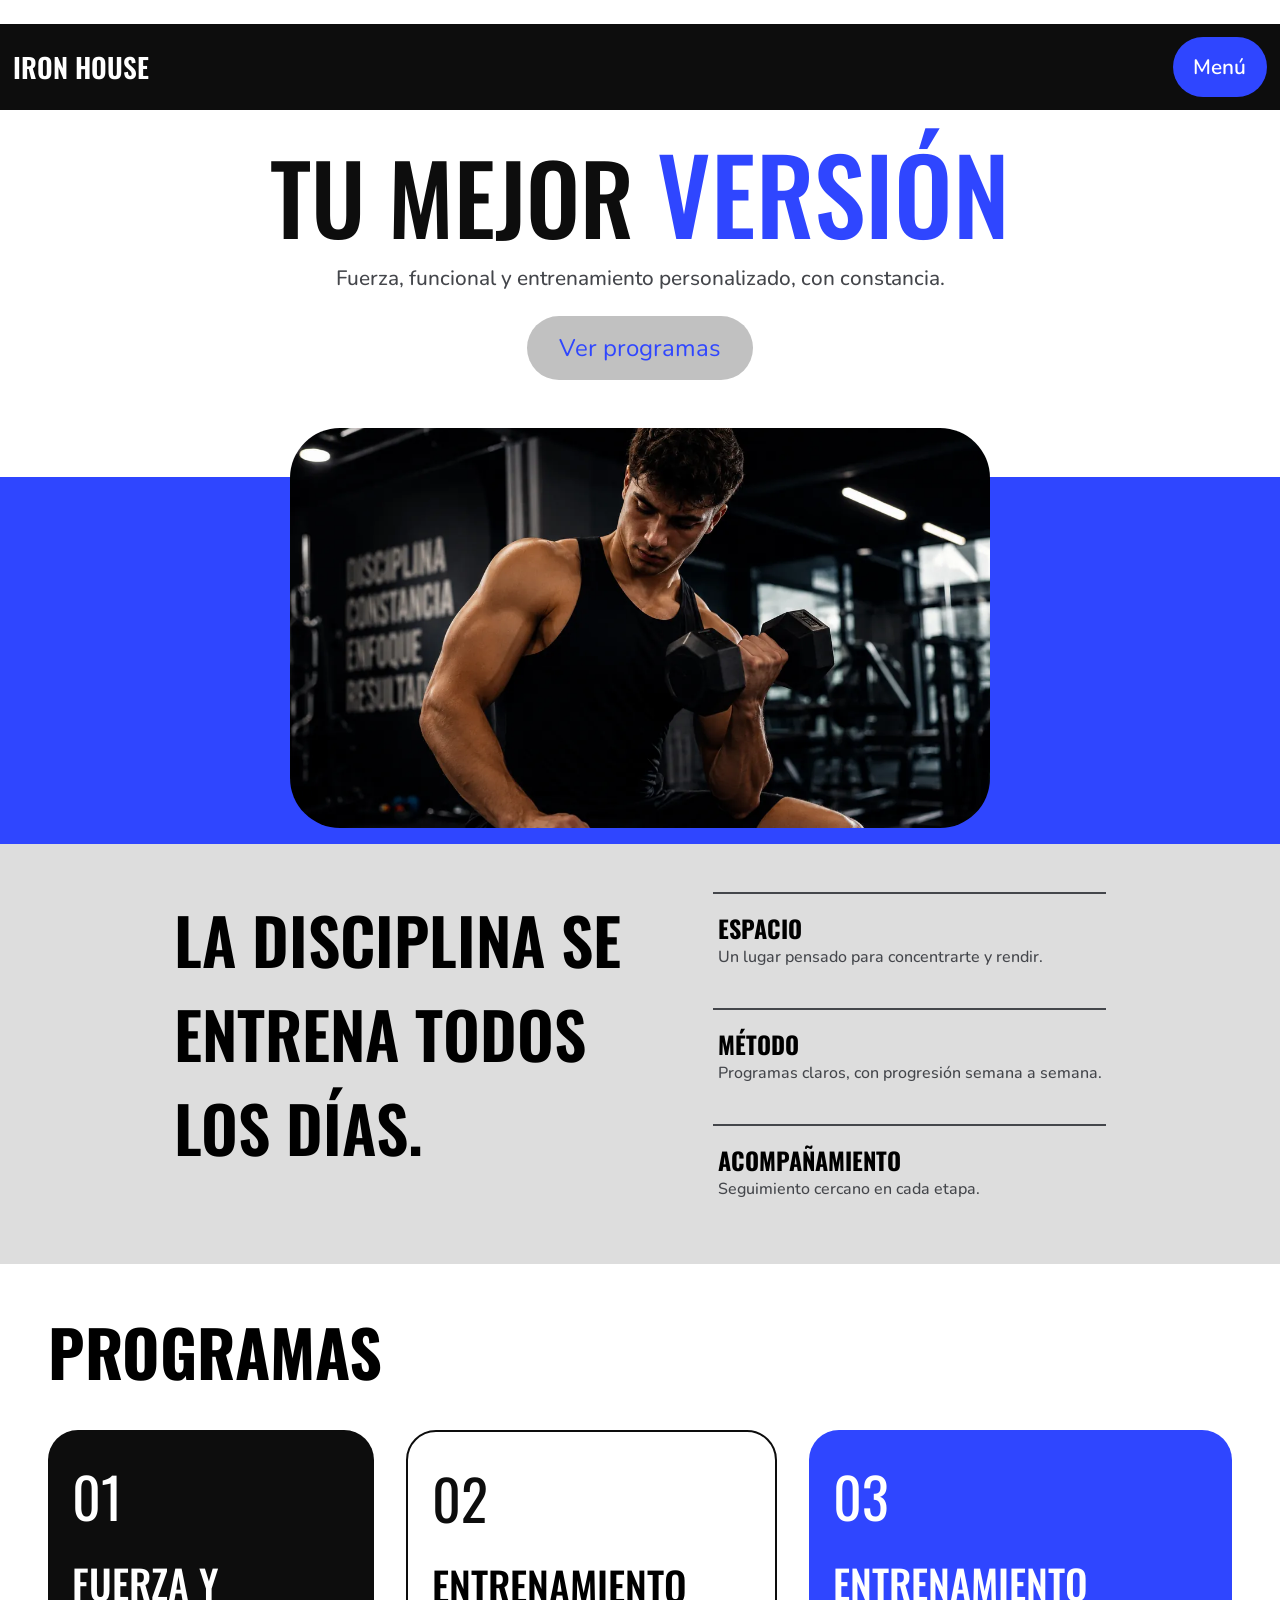
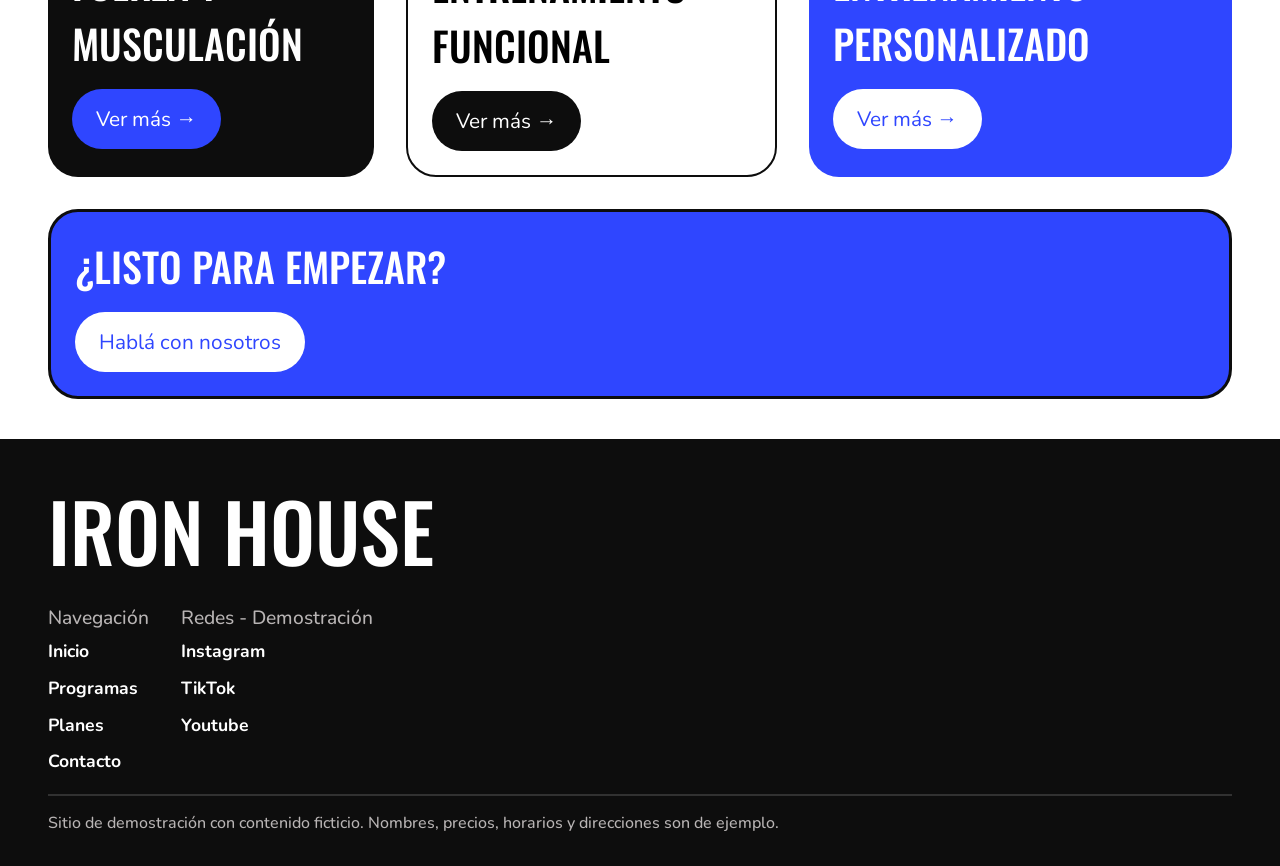
<file: index.html>
<!DOCTYPE html>
<html lang="es">

<head>
    <!-- META -->
    <meta charset="UTF-8">
    <meta name="viewport" content="width=device-width, initial-scale=1.0">
    <meta name="description" content="Visita Iron House, un gimnasio ficticio que ofrece programas de entrenamiento de fuerza, funcional y personalizado.">
    <!-- TITULO -->
    <title>Iron House - Inicio</title>
    <!-- CSS COMPILADO -->
    <link rel="stylesheet" href="css/style.css">
</head>

<body>
    <header>
        <nav class="navbar">
            <a href="#" class="link-nav link-tit">IRON HOUSE</a>
            <a href="pages/menu.html" class="link-nav link-bt">Menú</a>
        </nav>
    </header>

    <main>
        <section class="hero-seccion">
            <div class="desc-bt">
                <h1 class="tit-hero">TU MEJOR <span class="resaltado">VERSIÓN</span></h1>
                <p class="descripcion">Fuerza, funcional y entrenamiento personalizado, con constancia.</p>
                <a href="pages/programas.html" class="bt-blanco">Ver programas</a>
            </div>
            <div class="cont-img">
                <img src="img/hero-entrenamiento.webp" alt="Persona entrenando en un gimnasio" class="img-hero">
            </div>
        </section>

        <section class="motivacion-seccion">
            <div class="cont-mot">
                <h2 class="tit-moti">LA DISCIPLINA SE ENTRENA TODOS LOS DÍAS.</h2>
                <ul>
                    <li class="item-desc">
                        <h3>ESPACIO</h3>
                        <p>Un lugar pensado para concentrarte y rendir.</p>
                    </li>
                    <li class="item-desc">
                        <h3>MÉTODO</h3>
                        <p>Programas claros, con progresión semana a semana.</p>
                    </li>
                    <li class="item-desc">
                        <h3>ACOMPAÑAMIENTO</h3>
                        <p>Seguimiento cercano en cada etapa.</p>
                    </li>
                </ul>
            </div>
        </section>

        <section class="muestra-pro-seccion">
            <h2>PROGRAMAS</h2>
            <div class="cont-cards">
                <div class="card card-negra">
                    <span class="card__numero__blanco" aria-hidden="true">01</span>
                    <h3>FUERZA Y MUSCULACIÓN</h3>
                    <a href="pages/programas.html">Ver más →</a>
                </div>
                <div class="card card-blanca">
                    <span class="card__numero__negro" aria-hidden="true">02</span>
                    <h3>ENTRENAMIENTO FUNCIONAL</h3>
                    <a href="pages/programas.html">Ver más →</a>
                </div>
                <div class="card card-azul">
                    <span class="card__numero__blanco" aria-hidden="true">03</span>
                    <h3>ENTRENAMIENTO PERSONALIZADO</h3>
                    <a href="pages/programas.html">Ver más →</a>
                </div>
            </div>
            <div class="card card-azul borde-negro">
                <h3>¿LISTO PARA EMPEZAR?</h3>
                <a href="pages/contactos.html">Hablá con nosotros</a>
            </div>
        </section>
    </main>

    <footer>
        <h2>IRON HOUSE</h2>
        <div class="cont-footer">
            <div class="caja-footer">
                <h3>Navegación</h3>
                <nav class="list-footer">
                    <a href="#">Inicio</a>
                    <a href="pages/programas.html">Programas</a>
                    <a href="pages/planes.html">Planes</a>
                    <a href="pages/contactos.html">Contacto</a>
                </nav>
            </div>
            <div class="caja-footer">
                <h3>Redes - Demostración</h3>
                <nav class="list-footer">
                    <a href="https://www.instagram.com/" target="_blank">Instagram</a>
                    <a href="https://www.tiktok.com/" target="_blank">TikTok</a>
                    <a href="https://www.youtube.com/" target="_blank">Youtube</a>
                </nav>
            </div>
        </div>
        <p>Sitio de demostración con contenido ficticio. Nombres, precios, horarios y direcciones son de ejemplo.</p>
    </footer>
</body>

</html>
</file>
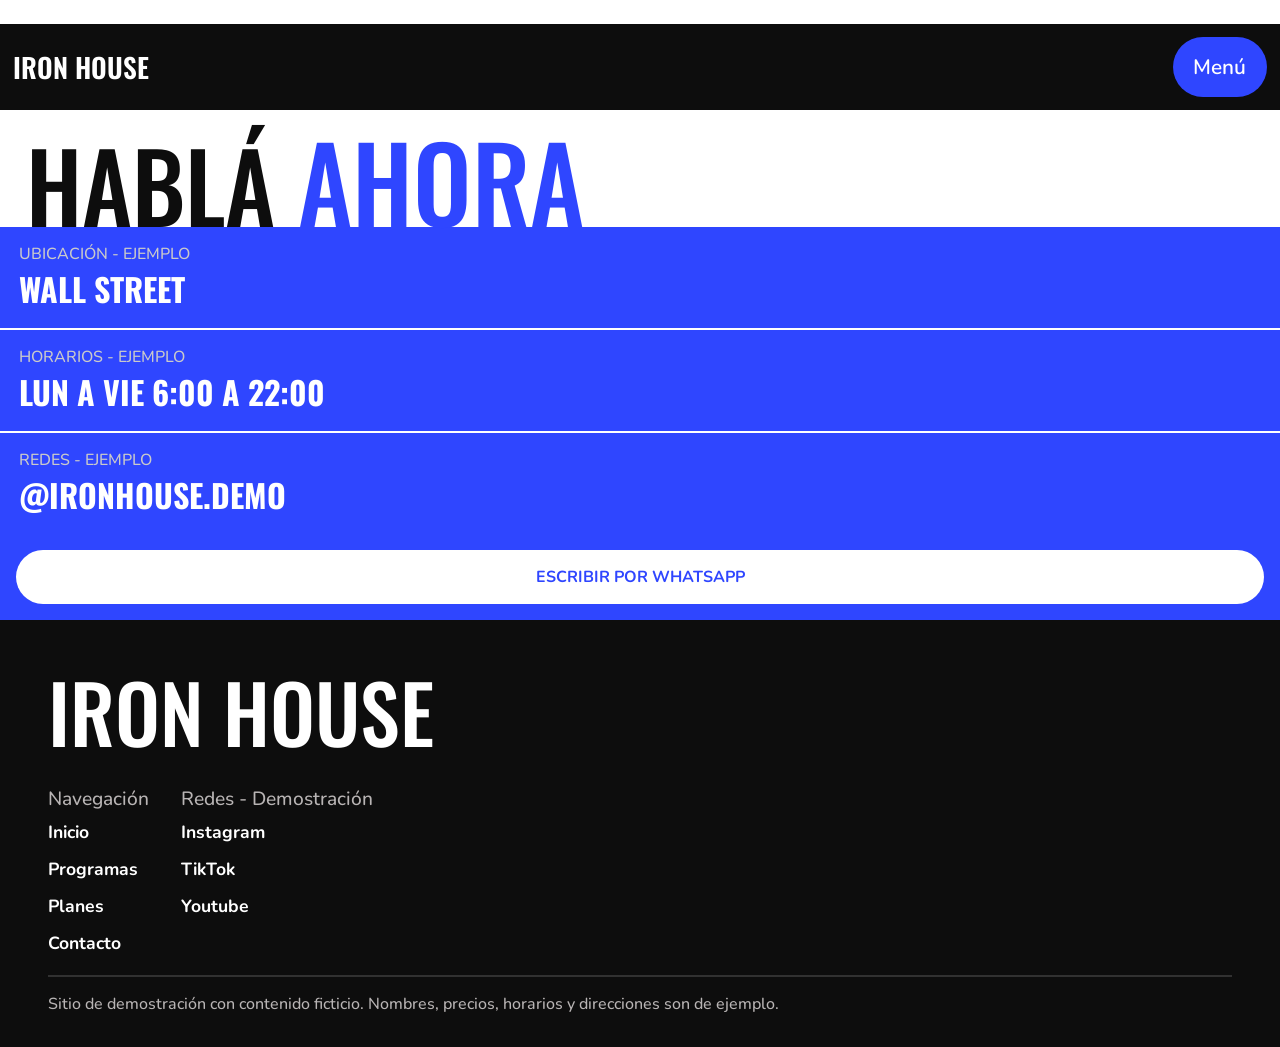
<file: pages/contactos.html>
<!DOCTYPE html>
<html lang="en">
<head>
    <!-- META -->
    <meta charset="UTF-8">
    <meta name="viewport" content="width=device-width, initial-scale=1.0">
    <meta name="description" content="Contáctanos para obtener más información sobre nuestros servicios y planes de membresía.">
    <!-- TITULO -->
    <title>Iron House - Contactos</title>
    <!-- CSS COMPILADO -->
    <link rel="stylesheet" href="../css/style.css">
</head>
<body>
    <header>
        <nav class="navbar">
            <a href="../index.html" class="link-nav link-tit">IRON HOUSE</a>
            <a href="menu.html" class="link-nav link-bt">Menú</a>
        </nav>
    </header>

    <main>
        <section class="contactos-seccion">
            <div class="tit-img-cont">
                <h1 class="tit-hero">Hablá <span class="resaltado">Ahora</span></h1>
            </div>
            <div class="contactos-cont">
                <div class="cont-info">
                    <p>UBICACIÓN - EJEMPLO</p>
                    <h2>WALL STREET</h2>
                </div>
                <div class="cont-info">
                    <p>HORARIOS - EJEMPLO</p>
                    <h2>LUN A VIE 6:00 A 22:00</h2>
                </div>
                <div class="cont-info-ul">
                    <p>REDES - EJEMPLO</p>
                    <h2>@IRONHOUSE.DEMO</h2>
                </div>
                <a href="https://web.whatsapp.com/login" class="btn-contacto" target="_blank">ESCRIBIR POR WHATSAPP</a>
            </div>
        </section>
    </main>

    <footer>
        <h2>IRON HOUSE</h2>
        <div class="cont-footer">
            <div class="caja-footer">
                <h3>Navegación</h3>
                <nav class="list-footer">
                    <a href="../index.html">Inicio</a>
                    <a href="programas.html">Programas</a>
                    <a href="planes.html">Planes</a>
                    <a href="#">Contacto</a>
                </nav>
            </div>
            <div class="caja-footer">
                <h3>Redes - Demostración</h3>
                <nav class="list-footer">
                    <a href="https://www.instagram.com/" target="_blank">Instagram</a>
                    <a href="https://www.tiktok.com/" target="_blank">TikTok</a>
                    <a href="https://www.youtube.com/" target="_blank">Youtube</a>
                </nav>
            </div>
        </div>
        <p>Sitio de demostración con contenido ficticio. Nombres, precios, horarios y direcciones son de ejemplo.</p>
    </footer>
</body>
</html>
</file>
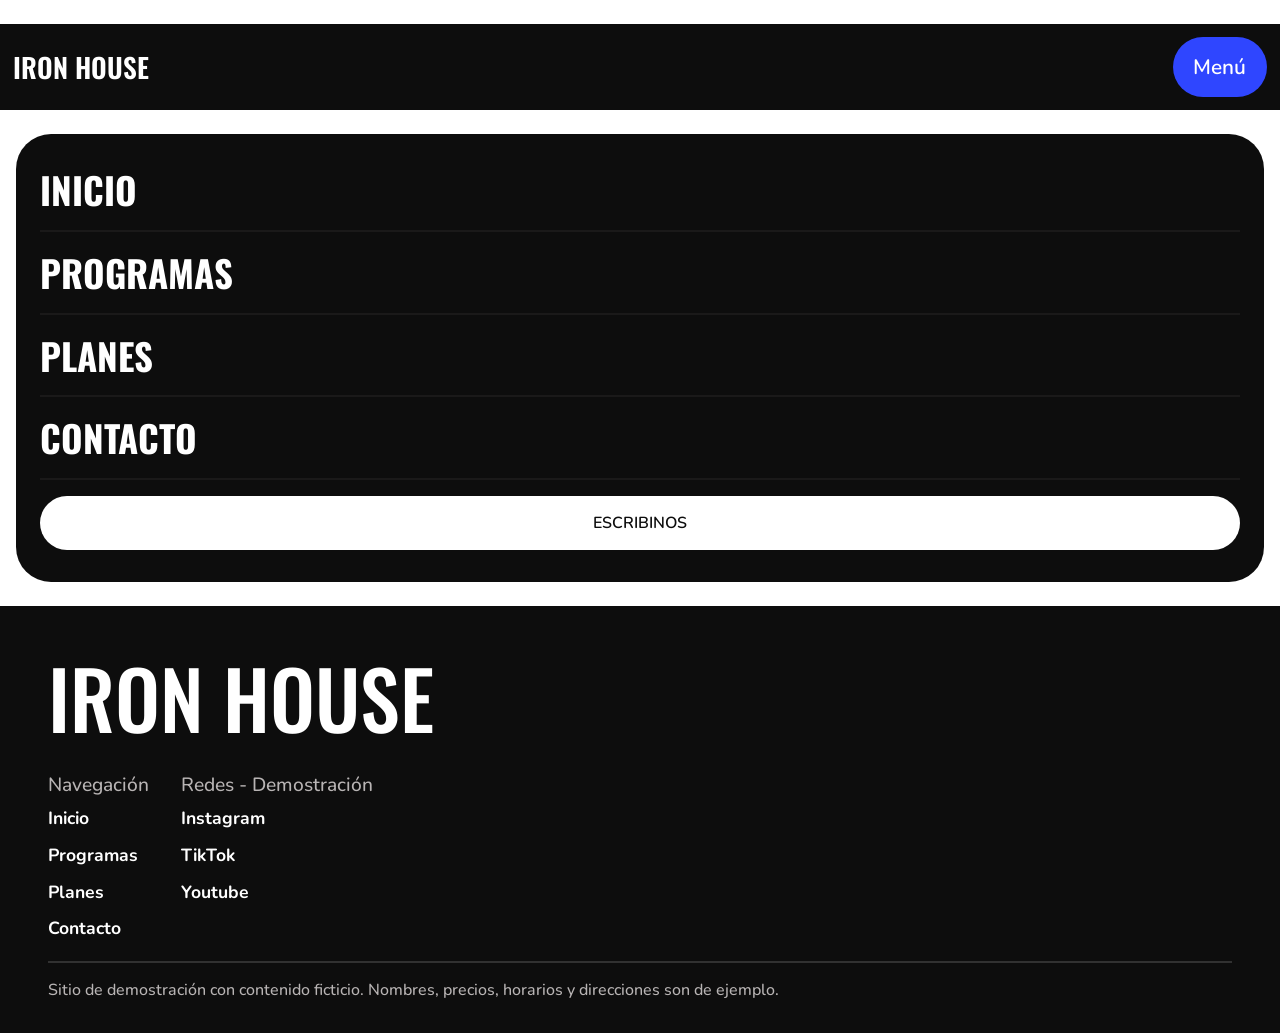
<file: pages/menu.html>
<!DOCTYPE html>
<html lang="en">
<head>
    <!-- META -->
    <meta charset="UTF-8">
    <meta name="viewport" content="width=device-width, initial-scale=1.0">
    <meta name="description" content="">
    <!-- TITULO -->
    <title>Iron House - Menú</title>
    <!-- CSS COMPILADO -->
    <link rel="stylesheet" href="../css/style.css">
</head>
<body>
    <header>
        <nav class="navbar">
            <a href="../index.html" class="link-nav link-tit">IRON HOUSE</a>
            <a href="#" class="link-nav link-bt">Menú</a>
        </nav>
    </header>

    <main>
        <section class="seccion-menu">
            <div class="cont-menu">
                <nav class="menu-cont">
                    <a href="../index.html">INICIO</a>
                    <a href="programas.html">PROGRAMAS</a>
                    <a href="planes.html">PLANES</a>
                    <a href="contactos.html">CONTACTO</a>
                </nav>
                <a href="https://www.instagram.com/" class="btn-planes" target="_blank">ESCRIBINOS</a>
            </div>
        </section>
    </main>

    <footer>
        <h2>IRON HOUSE</h2>
        <div class="cont-footer">
            <div class="caja-footer">
                <h3>Navegación</h3>
                <nav class="list-footer">
                    <a href="../index.html">Inicio</a>
                    <a href="programas.html">Programas</a>
                    <a href="planes.html">Planes</a>
                    <a href="contactos.html">Contacto</a>
                </nav>
            </div>
            <div class="caja-footer">
                <h3>Redes - Demostración</h3>
                <nav class="list-footer">
                    <a href="https://www.instagram.com/" target="_blank">Instagram</a>
                    <a href="https://www.tiktok.com/" target="_blank">TikTok</a>
                    <a href="https://www.youtube.com/" target="_blank">Youtube</a>
                </nav>
            </div>
        </div>
        <p>Sitio de demostración con contenido ficticio. Nombres, precios, horarios y direcciones son de ejemplo.</p>
    </footer>
</body>
</html>
</file>
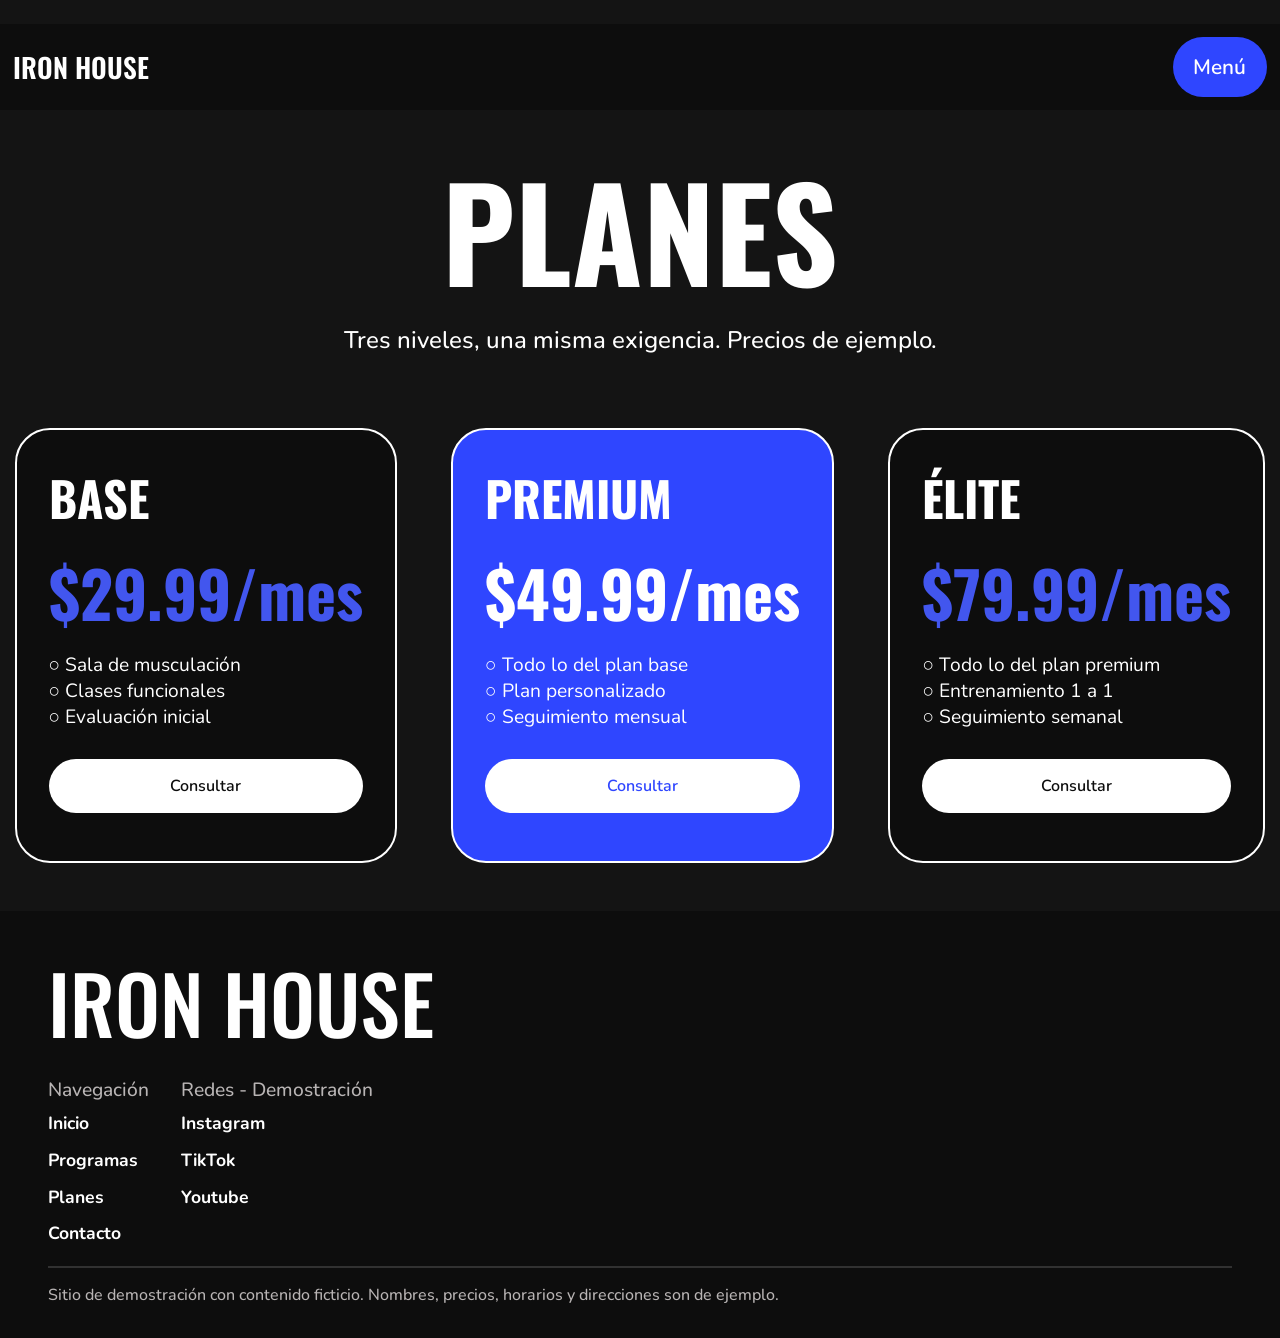
<file: pages/planes.html>
<!DOCTYPE html>
<html lang="en">
<head>
    <!-- META -->
    <meta charset="UTF-8">
    <meta name="viewport" content="width=device-width, initial-scale=1.0">
    <meta name="description" content="Descubre nuestros planes de membresía adaptados a tus objetivos. Entrena con nosotros y alcanza tu máximo potencial.">
    <!-- TITULO -->
    <title>Iron House - Planes</title>
    <!-- CSS COMPILADO -->
    <link rel="stylesheet" href="../css/style.css">
</head>
<body class="planes-body">
    <header>
        <nav class="navbar">
            <a href="../index.html" class="link-nav link-tit">IRON HOUSE</a>
            <a href="menu.html" class="link-nav link-bt">Menú</a>
        </nav>
    </header>

    <main>
        <section class="planes-seccion">
            <div class="cont-planes-tit">
                <h1>PLANES</h1>
                <p>Tres niveles, una misma exigencia. Precios de ejemplo.</p>
            </div>
            <div class="cont-planes">
                <article class="card__negra">
                    <h2>BASE</h2>
                    <p class="card__precio">$29.99/mes</p>
                    <ul class="card__list">
                        <li>○ Sala de musculación</li>
                        <li>○ Clases funcionales</li>
                        <li>○ Evaluación inicial</li>
                    </ul>
                    <a href="../pages/contactos.html" class="btn-planes">Consultar</a>
                </article>
                <article class="card__azul">
                    <h2>PREMIUM</h2>
                    <p class="card__precio precio-blanco">$49.99/mes</p>
                    <ul class="card__list card__list-blanco">
                        <li>○ Todo lo del plan base</li>
                        <li>○ Plan personalizado</li>
                        <li>○ Seguimiento mensual</li>
                    </ul>
                    <a href="../pages/contactos.html" class="btn-planes btn-azul">Consultar</a>
                </article>
                <article class="card__negra">
                    <h2>ÉLITE</h2>
                    <p class="card__precio">$79.99/mes</p>
                    <ul class="card__list">
                        <li>○ Todo lo del plan premium</li>
                        <li>○ Entrenamiento 1 a 1</li>
                        <li>○ Seguimiento semanal</li>
                    </ul>
                    <a href="../pages/contactos.html" class="btn-planes">Consultar</a>
                </article>
            </div>
        </section>
    </main>

    <footer>
        <h2>IRON HOUSE</h2>
        <div class="cont-footer">
            <div class="caja-footer">
                <h3>Navegación</h3>
                <nav class="list-footer">
                    <a href="../index.html">Inicio</a>
                    <a href="programas.html">Programas</a>
                    <a href="#">Planes</a>
                    <a href="contactos.html">Contacto</a>
                </nav>
            </div>
            <div class="caja-footer">
                <h3>Redes - Demostración</h3>
                <nav class="list-footer">
                    <a href="https://www.instagram.com/" target="_blank">Instagram</a>
                    <a href="https://www.tiktok.com/" target="_blank">TikTok</a>
                    <a href="https://www.youtube.com/" target="_blank">Youtube</a>
                </nav>
            </div>
        </div>
        <p>Sitio de demostración con contenido ficticio. Nombres, precios, horarios y direcciones son de ejemplo.</p>
    </footer>
</body>
</html>
</file>
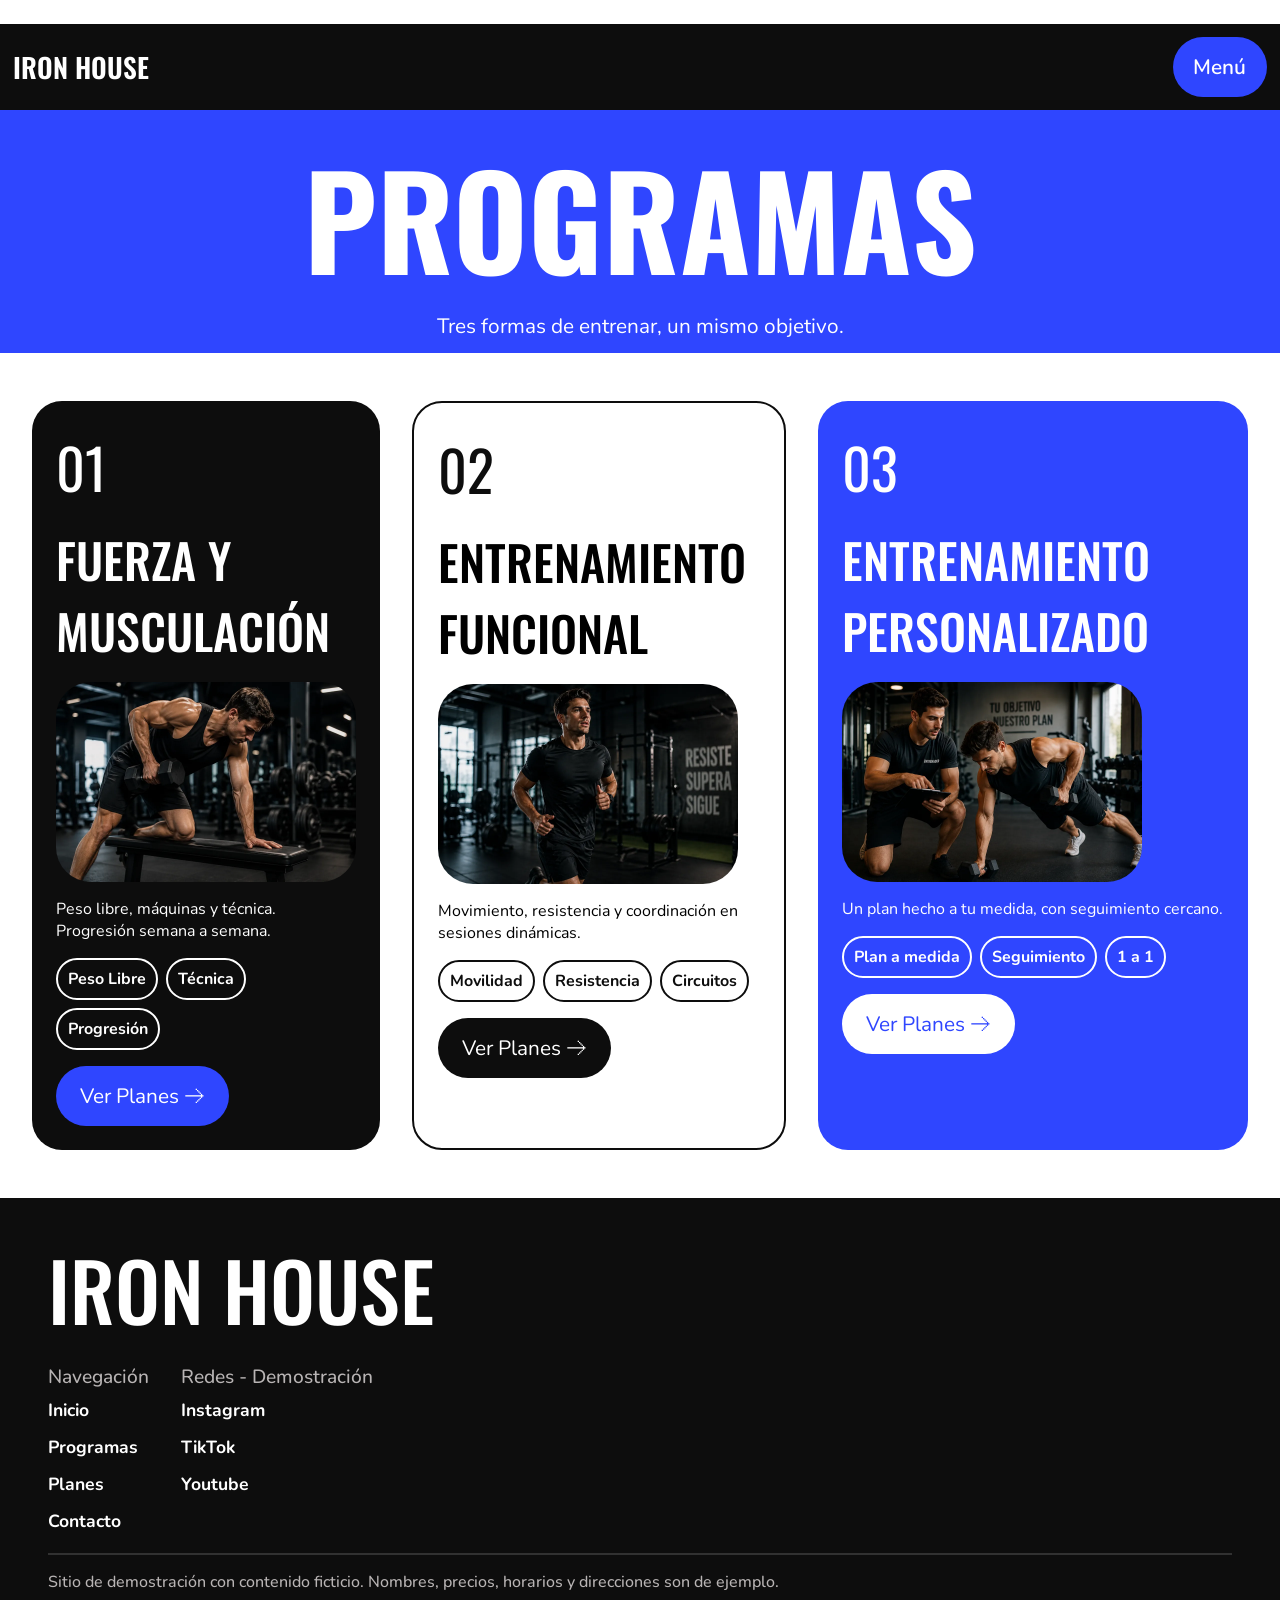
<file: pages/programas.html>
<!DOCTYPE html>
<html lang="en">

<head>
    <!-- META -->
    <meta charset="UTF-8">
    <meta name="viewport" content="width=device-width, initial-scale=1.0">
    <meta name="description"
        content="Hecha a medida para ti, Iron House ofrece programas de entrenamiento de fuerza, funcional y personalizado.">
    <!-- TITULO -->
    <title>Iron House - Programas</title>
    <!-- CSS COMPILADO -->
    <link rel="stylesheet" href="../css/style.css">
</head>

<body>
    <header>
        <nav class="navbar">
            <a href="../index.html" class="link-nav link-tit">IRON HOUSE</a>
            <a href="menu.html" class="link-nav link-bt">Menú</a>
        </nav>
    </header>

    <main>
        <section class="programas-seccion">
            <div class="cont-pro-tit">
                <h1>PROGRAMAS</h1>
                <p>Tres formas de entrenar, un mismo objetivo.</p>
            </div>
            <div class="cont-cards-pro">
                <article class="card card-negra">
                    <span class="card__numero__blanco" aria-hidden="true">01</span>
                    <h2>FUERZA Y MUSCULACIÓN</h2>
                    <img src="../img/programa-fuerza.webp"
                        alt="Hombre en un gimnasio oscuro haciendo un entrenamiento de fuerza y musculación"
                        class="card-img-card">
                    <p>Peso libre, máquinas y técnica. Progresión semana a semana.</p>
                    <ul class="card__etiquetas">
                        <li>Peso Libre</li>
                        <li>Técnica</li>
                        <li>Progresión</li>
                    </ul>
                    <a href="../pages/planes.html">Ver Planes 🡢</a>
                </article>
                <article class="card card-blanca">
                    <span class="card__numero__negro" aria-hidden="true">02</span>
                    <h2>ENTRENAMIENTO FUNCIONAL</h2>
                    <img src="../img/programa-funcional.webp" alt="Hombre corriendo en un gimnasio oscuro"
                        class="card-img-card">
                    <p>Movimiento, resistencia y coordinación en sesiones dinámicas.</p>
                    <ul class="card__etiquetas eti__negro">
                        <li>Movilidad</li>
                        <li>Resistencia</li>
                        <li>Circuitos</li>
                    </ul>
                    <a href="../pages/planes.html">Ver Planes 🡢</a>
                </article>
                <article class="card card-azul">
                    <span class="card__numero__blanco" aria-hidden="true">03</span>
                    <h2>ENTRENAMIENTO PERSONALIZADO</h2>
                    <img src="../img/programa-personalizado.webp" alt="Hombre siguiendo los paso de su entrenador"
                        class="card-img-card">
                    <p>Un plan hecho a tu medida, con seguimiento cercano.</p>
                    <ul class="card__etiquetas">
                        <li>Plan a medida</li>
                        <li>Seguimiento</li>
                        <li>1 a 1</li>
                    </ul>
                    <a href="../pages/planes.html">Ver Planes 🡢</a>
                </article>
            </div>
        </section>
    </main>

    <footer>
        <h2>IRON HOUSE</h2>
        <div class="cont-footer">
            <div class="caja-footer">
                <h3>Navegación</h3>
                <nav class="list-footer">
                    <a href="../index.html">Inicio</a>
                    <a href="#">Programas</a>
                    <a href="planes.html">Planes</a>
                    <a href="contactos.html">Contacto</a>
                </nav>
            </div>
            <div class="caja-footer">
                <h3>Redes - Demostración</h3>
                <nav class="list-footer">
                    <a href="https://www.instagram.com/" target="_blank">Instagram</a>
                    <a href="https://www.tiktok.com/" target="_blank">TikTok</a>
                    <a href="https://www.youtube.com/" target="_blank">Youtube</a>
                </nav>
            </div>
        </div>
        <p>Sitio de demostración con contenido ficticio. Nombres, precios, horarios y direcciones son de ejemplo.</p>
    </footer>
</body>

</html>
</file>
<file: css/style.css>
@import url("https://fonts.googleapis.com/css2?family=Nunito:ital,wght@0,200..1000;1,200..1000&family=Oswald:wght@200..700&display=swap");
* {
  margin: 0;
  padding: 0;
}

*,
*::before,
*::after {
  box-sizing: border-box;
}

a {
  text-decoration: none;
}

li {
  list-style: none;
}

header {
  position: sticky;
  top: 0;
  z-index: 100;
}

.navbar {
  width: 100%;
  background-color: #0D0D0D;
  margin-top: 1.5rem;
  display: flex;
  flex-direction: row;
  justify-content: space-between;
  align-items: center;
  padding: 1rem 1.5rem;
}

.link-nav {
  text-decoration: none;
  display: inline-block;
}

.link-tit {
  font-family: "Oswald", sans-serif;
  font-size: 1.7rem;
  font-weight: 600;
  color: #FFFFFF;
  transition: all 0.3s linear;
}
.link-tit:hover {
  color: #d6d3d3;
}

.link-bt {
  font-family: "Nunito", sans-serif;
  font-size: 1.3rem;
  font-weight: 600;
  color: #FFFFFF;
  width: fit-content;
  background-color: #2F46FF;
  padding: 1rem 1.3rem;
  border-radius: 40px;
  transition: all 0.3s linear;
}
.link-bt:hover {
  background-color: #1B2BB8;
}

.hero-seccion {
  background: linear-gradient(#FFFFFF 0 50%, #2F46FF 50%);
  padding: 1rem 1.5rem;
}

.tit-hero {
  font-family: "Oswald", sans-serif;
  font-size: 6rem;
  font-weight: 500;
  text-transform: uppercase;
  line-height: 0.9;
  color: #0D0D0D;
}

.resaltado {
  color: #2F46FF;
  font-size: 6.5rem;
}

.cont-img {
  display: flex;
  justify-content: center;
}

.img-hero {
  width: 350px;
  height: 330px;
  object-fit: cover;
  object-position: center;
  margin-top: 3rem;
  border-radius: 50px;
}

.desc-bt {
  display: flex;
  flex-direction: column;
  gap: 1.5rem;
  margin-top: 1.3rem;
}

.descripcion {
  font-family: "Nunito", sans-serif;
  font-size: 1.3rem;
  font-weight: 500;
  color: #44464b;
}

.bt-blanco {
  width: fit-content;
  font-family: "Nunito", sans-serif;
  font-size: 1.5rem;
  color: #2F46FF;
  background-color: #c1c1c1;
  padding: 1rem 2rem;
  border-radius: 50px;
  transition: all 0.3s linear;
}
.bt-blanco:hover {
  background-color: #9e9e9e;
}

.motivacion-seccion {
  background-color: #dddddd;
  padding: 2rem 1.5rem;
}

.cont-mot {
  display: flex;
  flex-direction: column;
  gap: 2.5rem;
}

.tit-moti {
  font-family: "Oswald", sans-serif;
  font-weight: 600;
  font-size: 2.5rem;
}

.cont-mot ul {
  display: flex;
  flex-direction: column;
  gap: 1.5rem;
}

.item-desc {
  border-top: 2px solid #44464b;
  padding: 1rem 0.3rem;
}

.item-desc h3 {
  font-family: "Oswald", sans-serif;
  font-size: 1.5rem;
}

.item-desc p {
  font-family: "Nunito", sans-serif;
  font-weight: 500;
  font-size: 1rem;
  color: #44464b;
}

.muestra-pro-seccion {
  background-color: #FFFFFF;
  padding: 2rem 1.5rem;
  display: flex;
  flex-direction: column;
  gap: 2rem;
}

.muestra-pro-seccion h2 {
  font-family: "Oswald", sans-serif;
  font-size: 3.5rem;
}

.cont-cards {
  display: flex;
  flex-direction: column;
  gap: 2rem;
}

.card {
  padding: 1.5rem;
  display: flex;
  flex-direction: column;
  gap: 1rem;
  border-radius: 30px;
}

.card p {
  font-family: "Nunito", sans-serif;
  font-size: 1.3rem;
}

.card h3,
.card h2 {
  font-family: "Oswald", sans-serif;
  font-size: 2.5rem;
  font-weight: 500;
}

.card a {
  font-family: "Nunito", sans-serif;
  font-size: 1.3rem;
  padding: 1rem 1.5rem;
  border-radius: 50px;
  width: fit-content;
}

.card-negra {
  background-color: #0D0D0D;
}

.card-negra p {
  color: #FFFFFF;
}

.card-negra h3,
.card-negra h2 {
  color: #FFFFFF;
}

.card-negra a {
  background-color: #2F46FF;
  color: #FFFFFF;
  transition: all 0.3s linear;
}
.card-negra a:hover {
  background-color: #1B2BB8;
}

.card-blanca {
  border: 2px solid #0D0D0D;
}

.card-blanca a {
  background-color: #0D0D0D;
  color: #FFFFFF;
  transition: all 0.3s linear;
}
.card-blanca a:hover {
  background-color: #8b8b8b;
  color: #0D0D0D;
  border: 2px solid #0D0D0D;
}

.card-azul {
  background-color: #2F46FF;
}

.card-azul p {
  color: #FFFFFF;
}

.card-azul h3,
.card-azul h2 {
  color: #FFFFFF;
}

.card-azul a {
  background-color: #FFFFFF;
  color: #2F46FF;
  transition: all 0.3s linear;
}
.card-azul a:hover {
  background-color: #dadada;
}

.borde-negro {
  border: 3px solid #0D0D0D;
}

.cont-pro-tit {
  background-color: #2F46FF;
  text-align: start;
  padding: 0.8rem 1rem;
}

.cont-pro-tit h1 {
  font-family: "Oswald", sans-serif;
  font-size: 4.3rem;
  color: #FFFFFF;
}

.cont-pro-tit p {
  font-family: "Nunito", sans-serif;
  font-size: 1.3rem;
  color: #FFFFFF;
}

.cont-cards-pro {
  padding: 1.2rem 1rem;
  display: flex;
  flex-direction: column;
  gap: 2rem;
}

.card-img-card {
  border-radius: 35px;
}

.card__numero__blanco {
  color: #FFFFFF;
  font-family: "Oswald", sans-serif;
  font-size: 3.5rem;
}

.card__numero__negro {
  color: #0D0D0D;
  font-family: "Oswald", sans-serif;
  font-size: 3.5rem;
}

.card__etiquetas {
  padding: 0;
  margin: 0;
  display: flex;
  flex-wrap: wrap;
  gap: 8px;
}

.card__etiquetas li {
  color: #FFFFFF;
  font-family: "Nunito", sans-serif;
  font-size: 1.2rem;
  font-weight: 700;
  border: 2px solid #FFFFFF;
  border-radius: 50px;
  padding: 8px 10px;
}

.eti__negro li {
  color: #0D0D0D;
  border: 2px solid #0D0D0D;
}

.planes-body {
  background-color: #141414;
}

.cont-planes-tit {
  display: flex;
  flex-direction: column;
  align-items: center;
  padding: 1.5rem;
}

.cont-planes-tit h1 {
  color: #FFFFFF;
  font-family: "Oswald", sans-serif;
  font-size: 4rem;
  font-weight: 700;
}

.cont-planes-tit p {
  color: #FFFFFF;
  font-family: "Nunito", sans-serif;
  font-size: 1.2rem;
  font-weight: 400;
}

.cont-planes {
  display: flex;
  flex-direction: column;
  gap: 2rem;
  padding: 2rem 0.8rem;
}

.card__negra,
.card__azul {
  display: flex;
  flex-direction: column;
  gap: 0.8rem;
  padding: 2rem 1.5rem;
  border-radius: 35px;
}

.card__negra {
  background-color: #0D0D0D;
  color: #FFFFFF;
  border: 2px solid #FFFFFF;
}

.card__negra h2 {
  font-family: "Oswald", sans-serif;
  font-size: 3rem;
}

.card__precio {
  color: #4256ee;
  font-family: "Oswald", sans-serif;
  font-size: 4rem;
  font-weight: 700;
}

.card__list li {
  font-family: "Nunito", sans-serif;
  font-size: 1.2rem;
  font-weight: 400;
}

.btn-planes {
  display: inline-block;
  background-color: #FFFFFF;
  color: #0D0D0D;
  font-family: "Nunito", sans-serif;
  font-size: 1.4rem;
  font-weight: 600;
  text-align: center;
  width: 100%;
  margin: 1rem 0;
  padding: 1rem;
  border-radius: 50px;
  transition: all 0.5s linear;
}
.btn-planes:hover {
  background-color: #2F46FF;
  color: #FFFFFF;
  border: 2px solid #FFFFFF;
}

.card__azul {
  background-color: #2F46FF;
  border: 2px solid #FFFFFF;
}

.card__azul h2 {
  color: #FFFFFF;
  font-family: "Oswald", sans-serif;
  font-size: 3rem;
}

.precio-blanco {
  color: #FFFFFF;
}

.card__list-blanco li {
  color: #FFFFFF;
}

.btn-azul {
  background-color: #FFFFFF;
  color: #2F46FF;
}
.btn-azul:hover {
  background-color: #0D0D0D;
  border: 2px solid #FFFFFF;
}

.tit-img-cont {
  padding: 1.5rem 1.6rem 0 1.6rem;
}

.contactos-cont {
  display: flex;
  flex-direction: column;
  background-color: #2F46FF;
}

.cont-info {
  padding: 1rem 1.2rem;
  border-bottom: 2px solid #FFFFFF;
}

.cont-info-ul {
  padding: 1rem 1.2rem;
}

.cont-info-ul p {
  font-family: "Nunito", sans-serif;
  font-size: 1rem;
  font-weight: 500;
  color: #cacaca;
}

.cont-info-ul h2 {
  font-family: "Oswald", sans-serif;
  font-size: 2rem;
  font-weight: 700;
  color: #FFFFFF;
}

.cont-info p {
  font-family: "Nunito", sans-serif;
  font-size: 1rem;
  font-weight: 500;
  color: #cacaca;
}

.cont-info h2 {
  font-family: "Oswald", sans-serif;
  font-size: 2rem;
  font-weight: 700;
  color: #FFFFFF;
}

.btn-contacto {
  display: inline-block;
  background-color: #FFFFFF;
  color: #2F46FF;
  font-family: "Nunito", sans-serif;
  font-size: 1.4rem;
  font-weight: 700;
  text-align: center;
  margin: 1rem;
  padding: 1rem;
  border-radius: 50px;
  transition: all 0.5s linear;
}
.btn-contacto:hover {
  background-color: #0D0D0D;
  border: 2px solid #FFFFFF;
}

footer {
  background-color: #0D0D0D;
  padding: 2rem 1.5rem;
  display: flex;
  flex-direction: column;
  gap: 1rem;
}

footer h2 {
  font-family: "Oswald", sans-serif;
  font-size: 4rem;
  font-weight: 500;
  color: #FFFFFF;
}

footer p {
  font-family: "Nunito", sans-serif;
  font-size: 1rem;
  font-weight: 500;
  color: #b8b4b4;
}

.cont-footer {
  display: flex;
  flex-direction: row;
  gap: 2rem;
  flex-wrap: wrap;
  padding-bottom: 1.3rem;
  border-bottom: 2px solid #313131;
}

.caja-footer {
  display: flex;
  flex-direction: column;
  gap: 0.5rem;
}

.caja-footer h3 {
  font-family: "Nunito", sans-serif;
  font-size: 1.2rem;
  font-weight: 500;
  color: #b8b4b4;
}

.list-footer {
  display: flex;
  flex-direction: column;
  gap: 0.8rem;
}

.list-footer a {
  font-family: "Nunito", sans-serif;
  font-size: 1.1rem;
  font-weight: 700;
  color: #FFFFFF;
  transition: all 0.3s linear;
}
.list-footer a:hover {
  color: #2F46FF;
}

.cont-menu {
  background-color: #0D0D0D;
  padding: 1rem 1.5rem;
  margin: 1.5rem 1rem;
  border-radius: 35px;
}

.menu-cont a {
  display: inline-block;
  display: flex;
  flex-direction: column;
  font-family: "Oswald", sans-serif;
  font-size: 2.3rem;
  font-weight: 700;
  padding: 0.8rem 0;
  color: #FFFFFF;
  border-bottom: 2px solid #1a1919;
  transition: all 0.5s linear;
}
.menu-cont a:hover {
  color: #4256ee;
}

@media (min-width: 1000px) {
  .navbar {
    padding: 0.8rem;
  }
  .hero-seccion {
    display: flex;
    flex-direction: column;
  }
  .desc-bt {
    text-align: center;
  }
  .bt-blanco {
    margin: 0 auto;
  }
  .img-hero {
    width: 700px;
    height: 400px;
  }
  .motivacion-seccion {
    padding: 3rem 1rem;
  }
  .cont-mot {
    flex-direction: row;
    justify-content: center;
  }
  .tit-moti {
    font-size: 4rem;
    width: 40%;
  }
  .muestra-pro-seccion {
    padding: 2.5rem 3rem;
  }
  .muestra-pro-seccion h2 {
    font-size: 4rem;
  }
  .cont-cards {
    flex-direction: row;
    justify-content: center;
  }
  .cont-pro-tit {
    text-align: center;
  }
  .cont-pro-tit h1 {
    font-size: 8rem;
  }
  .cont-cards-pro {
    padding: 3rem 2rem;
    display: flex;
    flex-direction: row;
    gap: 2rem;
  }
  .card {
    padding: 1.5rem;
  }
  .card h2 {
    font-size: 3rem;
  }
  .card-img-card {
    width: 300px;
    height: 200px;
  }
  .card p {
    font-size: 1rem;
  }
  .card__etiquetas li {
    font-size: 1rem;
  }
  .cont-planes-tit h1 {
    font-size: 8rem;
  }
  .cont-planes-tit p {
    font-size: 1.5rem;
    font-weight: 500;
  }
  .cont-planes {
    flex-direction: row;
    justify-content: center;
    gap: 3.4rem;
    padding: 3rem 0.8rem;
  }
  .card__negra,
  .card__azul {
    padding: 2rem;
  }
  footer {
    padding: 2rem 3rem;
  }
  footer h2 {
    font-size: 5rem;
  }
  .btn-contacto {
    font-size: 1rem;
  }
  .btn-planes {
    font-size: 1rem;
  }
}

/*# sourceMappingURL=style.css.map */
</file>
